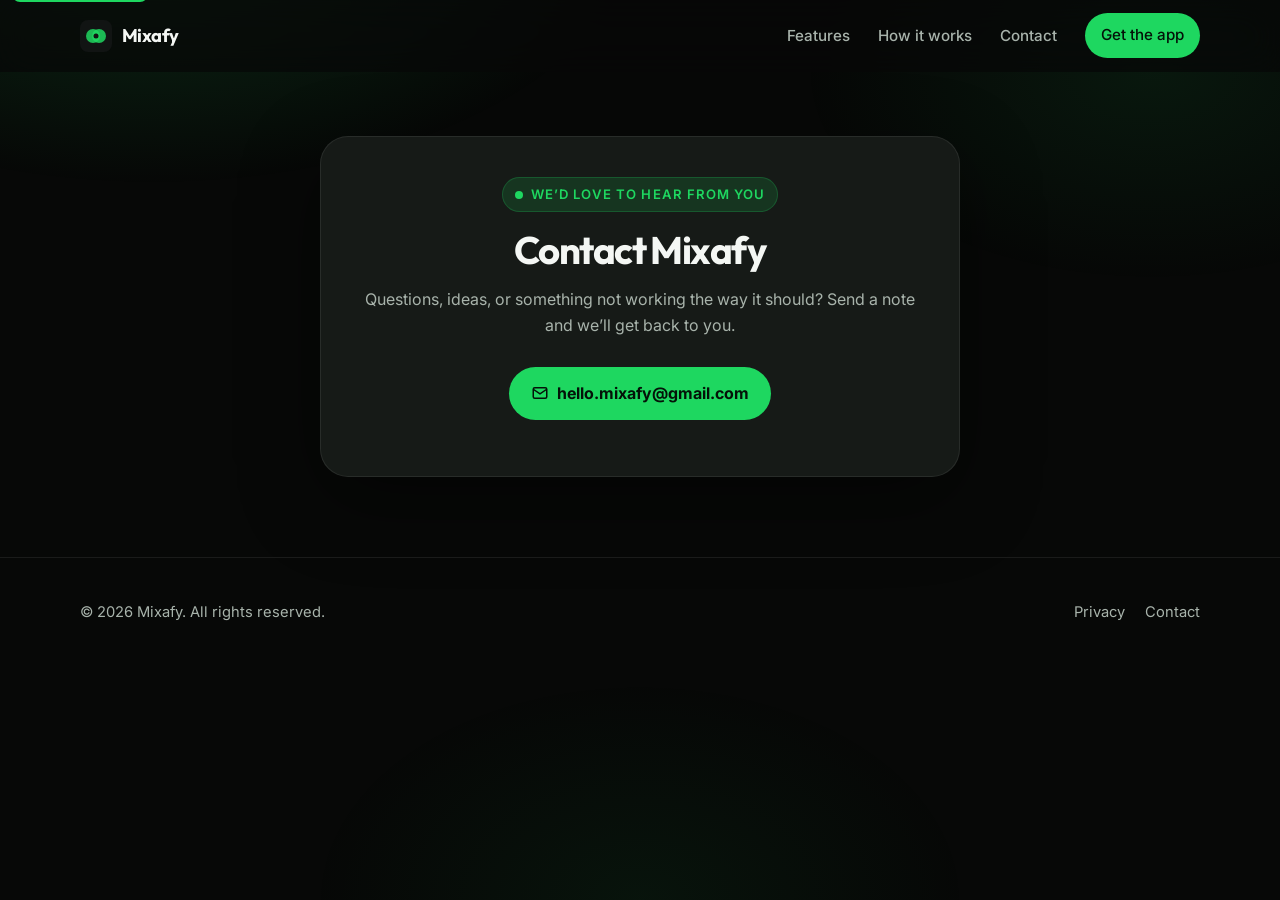
<file: web/contact.html>
<!DOCTYPE html>
<html lang="en">
<head>
    <meta charset="UTF-8">
    <meta name="viewport" content="width=device-width, initial-scale=1.0">
    <meta name="description" content="Contact Mixafy — questions, feedback, and support.">
    <meta name="theme-color" content="#070807">
    <title>Contact — Mixafy</title>
    <link rel="icon" href="favicon.svg" type="image/svg+xml">
    <link rel="preconnect" href="https://fonts.googleapis.com">
    <link rel="preconnect" href="https://fonts.gstatic.com" crossorigin>
    <link href="https://fonts.googleapis.com/css2?family=Inter:wght@400;500;600;700&family=Outfit:wght@600;700;800&display=swap" rel="stylesheet">
    <link rel="stylesheet" href="styles.css">
</head>
<body>
    <a class="skip-link" href="#main">Skip to content</a>
    <div class="bg-glow" aria-hidden="true"></div>

    <header class="site-header" id="site-header">
        <nav class="nav" aria-label="Primary">
            <a class="brand" href="index.html">
                <svg width="32" height="32" viewBox="0 0 64 64" fill="none" aria-hidden="true">
                    <rect width="64" height="64" rx="16" fill="#111413"/>
                    <circle cx="26" cy="32" r="14" fill="#1DB954"/>
                    <circle cx="38" cy="32" r="14" fill="#1ED760" fill-opacity="0.85"/>
                    <circle cx="32" cy="32" r="5" fill="#111413"/>
                </svg>
                Mixafy
            </a>
            <button class="menu-toggle" type="button" aria-expanded="false" aria-controls="nav-links" aria-label="Open menu">
                <svg width="20" height="20" viewBox="0 0 24 24" fill="none" stroke="currentColor" stroke-width="2">
                    <path d="M4 7h16M4 12h16M4 17h16"/>
                </svg>
            </button>
            <ul class="nav-links" id="nav-links">
                <li><a href="index.html#features">Features</a></li>
                <li><a href="index.html#how-it-works">How it works</a></li>
                <li><a href="contact.html">Contact</a></li>
                <li><a class="nav-cta" href="index.html#download">Get the app</a></li>
            </ul>
        </nav>
    </header>

    <main id="main" class="page-main">
        <div class="wrap">
            <section class="contact-card">
                <div class="eyebrow" style="margin-bottom: 18px;"><span class="pulse"></span> We’d love to hear from you</div>
                <h1>Contact Mixafy</h1>
                <p>Questions, ideas, or something not working the way it should? Send a note and we’ll get back to you.</p>
                <p>
                    <a class="mail-btn" href="mailto:hello.mixafy@gmail.com">
                        <svg width="18" height="18" viewBox="0 0 24 24" fill="none" stroke="currentColor" stroke-width="2">
                            <rect x="3" y="5" width="18" height="14" rx="2"/><path d="m3 7 9 6 9-6"/>
                        </svg>
                        hello.mixafy@gmail.com
                    </a>
                </p>
            </section>
        </div>
    </main>

    <footer class="site-footer">
        <div class="wrap footer-inner">
            <p>&copy; 2026 Mixafy. All rights reserved.</p>
            <div class="footer-links">
                <a href="privacy.html">Privacy</a>
                <a href="contact.html">Contact</a>
            </div>
        </div>
    </footer>

    <script>
        const header = document.getElementById('site-header');
        const toggle = document.querySelector('.menu-toggle');
        const links = document.getElementById('nav-links');
        const onScroll = () => header.classList.toggle('is-scrolled', window.scrollY > 8);
        onScroll();
        window.addEventListener('scroll', onScroll, { passive: true });
        toggle.addEventListener('click', () => {
            const open = links.classList.toggle('is-open');
            toggle.setAttribute('aria-expanded', String(open));
        });
    </script>
</body>
</html>
</file>
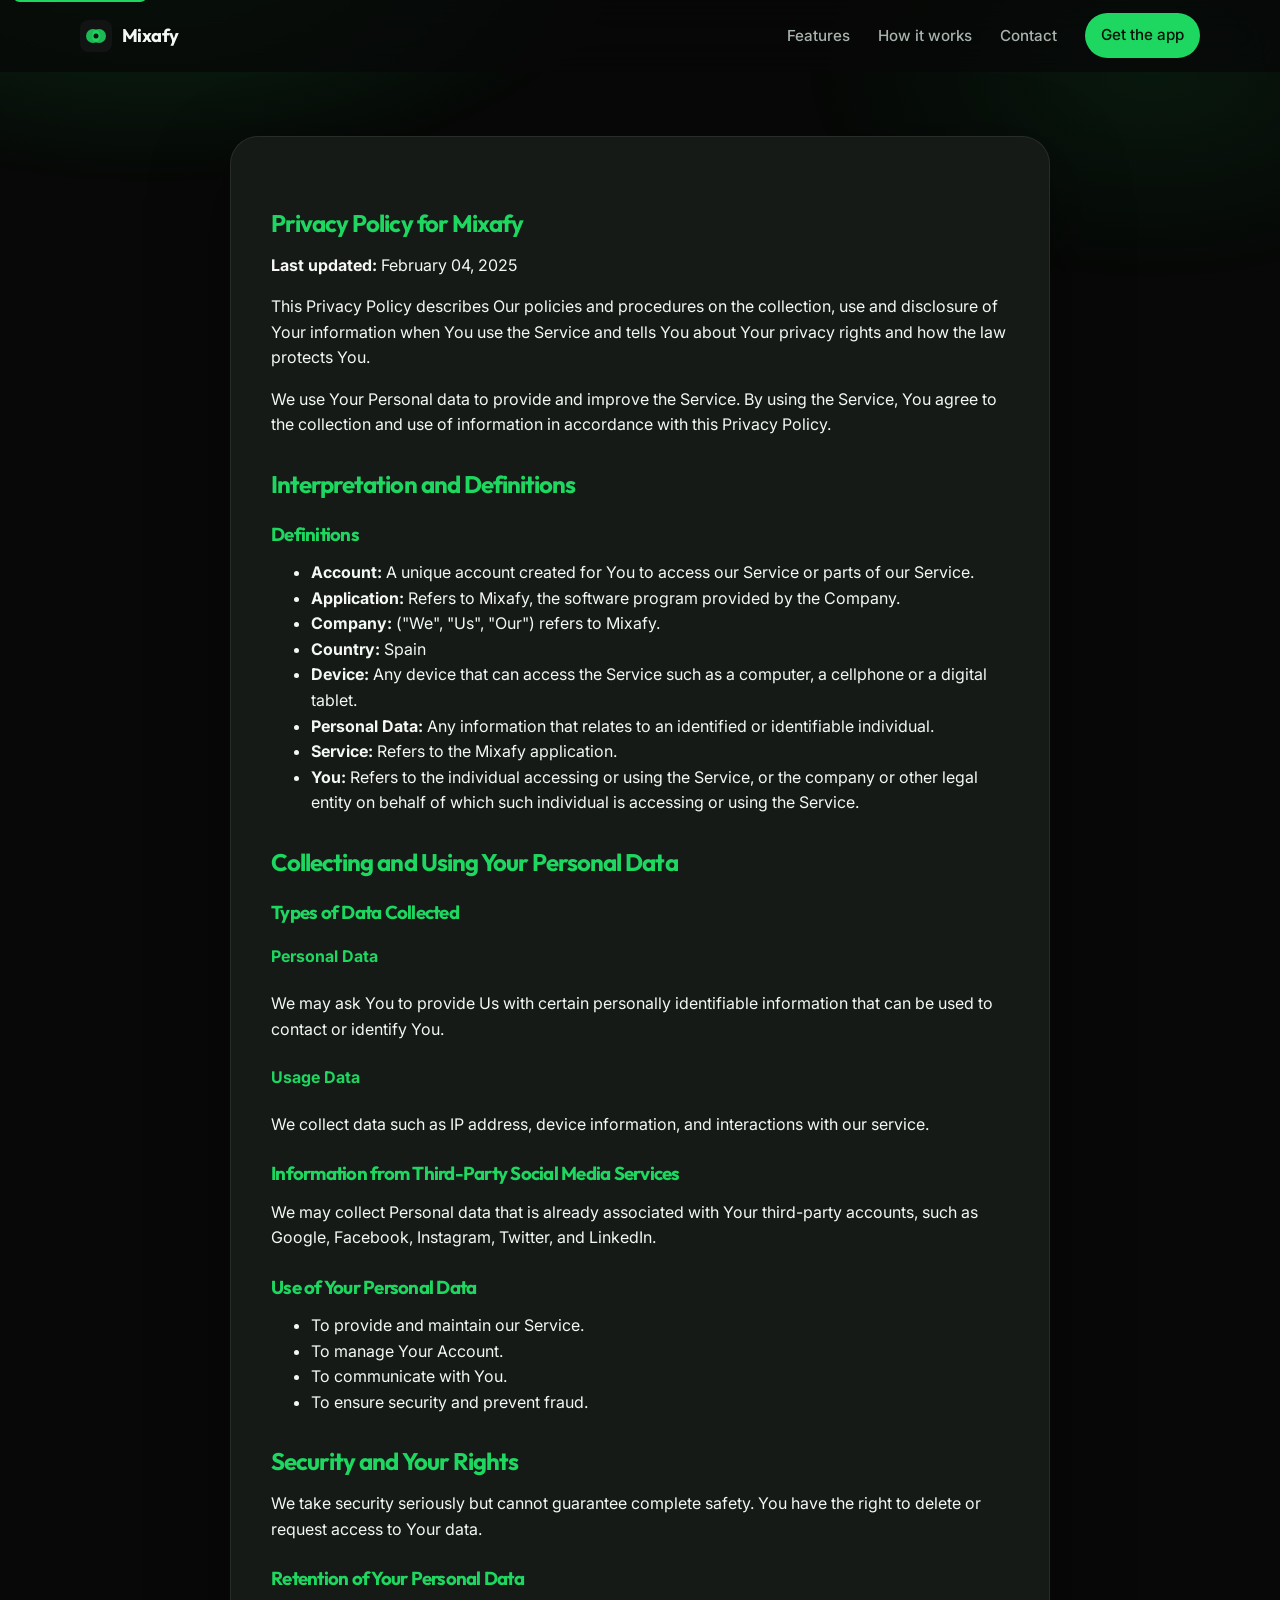
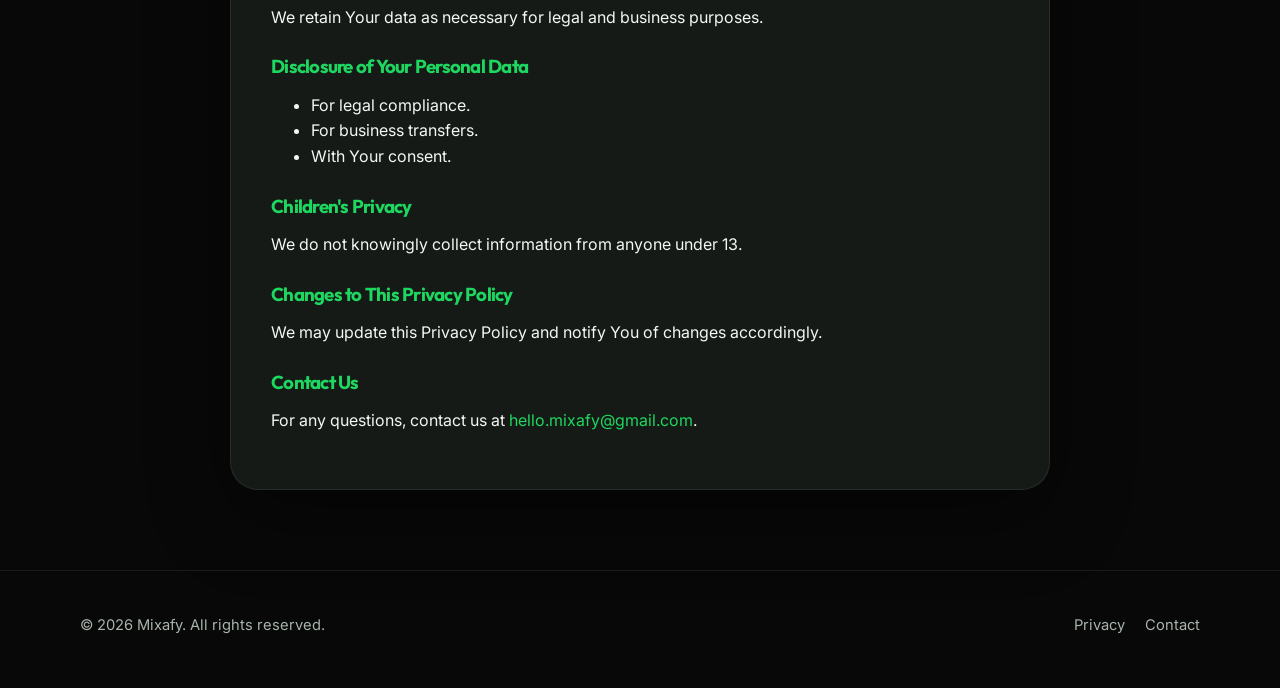
<file: web/privacy.html>
<!DOCTYPE html>
<html lang="en">
<head>
    <title>Privacy Policy | Mixafy</title>
    <meta charset="utf-8">
    <meta name="viewport" content="width=device-width, initial-scale=1">
    <meta name="theme-color" content="#070807">
    <link rel="icon" href="favicon.svg" type="image/svg+xml">
    <link rel="preconnect" href="https://fonts.googleapis.com">
    <link rel="preconnect" href="https://fonts.gstatic.com" crossorigin>
    <link href="https://fonts.googleapis.com/css2?family=Inter:wght@400;500;600;700&family=Outfit:wght@600;700;800&display=swap" rel="stylesheet">
    <link rel="stylesheet" href="styles.css">
</head>
<body>
    <a class="skip-link" href="#main">Skip to content</a>
    <div class="bg-glow" aria-hidden="true"></div>

    <header class="site-header" id="site-header">
        <nav class="nav" aria-label="Primary">
            <a class="brand" href="index.html">
                <svg width="32" height="32" viewBox="0 0 64 64" fill="none" aria-hidden="true">
                    <rect width="64" height="64" rx="16" fill="#111413"/>
                    <circle cx="26" cy="32" r="14" fill="#1DB954"/>
                    <circle cx="38" cy="32" r="14" fill="#1ED760" fill-opacity="0.85"/>
                    <circle cx="32" cy="32" r="5" fill="#111413"/>
                </svg>
                Mixafy
            </a>
            <button class="menu-toggle" type="button" aria-expanded="false" aria-controls="nav-links" aria-label="Open menu">
                <svg width="20" height="20" viewBox="0 0 24 24" fill="none" stroke="currentColor" stroke-width="2">
                    <path d="M4 7h16M4 12h16M4 17h16"/>
                </svg>
            </button>
            <ul class="nav-links" id="nav-links">
                <li><a href="index.html#features">Features</a></li>
                <li><a href="index.html#how-it-works">How it works</a></li>
                <li><a href="contact.html">Contact</a></li>
                <li><a class="nav-cta" href="index.html#download">Get the app</a></li>
            </ul>
        </nav>
    </header>

    <main id="main" class="page-main">
        <div class="wrap">
            <article class="legal">
                <h1>Privacy Policy for Mixafy</h1>
                <p><strong>Last updated:</strong> February 04, 2025</p>
                <p>This Privacy Policy describes Our policies and procedures on the collection, use and disclosure of Your information when You use the Service and tells You about Your privacy rights and how the law protects You.</p>
                <p>We use Your Personal data to provide and improve the Service. By using the Service, You agree to the collection and use of information in accordance with this Privacy Policy.</p>
                <h2>Interpretation and Definitions</h2>
                <h3>Definitions</h3>
                <ul>
                    <li><strong>Account:</strong> A unique account created for You to access our Service or parts of our Service.</li>
                    <li><strong>Application:</strong> Refers to Mixafy, the software program provided by the Company.</li>
                    <li><strong>Company:</strong> ("We", "Us", "Our") refers to Mixafy.</li>
                    <li><strong>Country:</strong> Spain</li>
                    <li><strong>Device:</strong> Any device that can access the Service such as a computer, a cellphone or a digital tablet.</li>
                    <li><strong>Personal Data:</strong> Any information that relates to an identified or identifiable individual.</li>
                    <li><strong>Service:</strong> Refers to the Mixafy application.</li>
                    <li><strong>You:</strong> Refers to the individual accessing or using the Service, or the company or other legal entity on behalf of which such individual is accessing or using the Service.</li>
                </ul>
                <h2>Collecting and Using Your Personal Data</h2>
                <h3>Types of Data Collected</h3>
                <h4>Personal Data</h4>
                <p>We may ask You to provide Us with certain personally identifiable information that can be used to contact or identify You.</p>
                <h4>Usage Data</h4>
                <p>We collect data such as IP address, device information, and interactions with our service.</p>
                <h3>Information from Third-Party Social Media Services</h3>
                <p>We may collect Personal data that is already associated with Your third-party accounts, such as Google, Facebook, Instagram, Twitter, and LinkedIn.</p>
                <h3>Use of Your Personal Data</h3>
                <ul>
                    <li>To provide and maintain our Service.</li>
                    <li>To manage Your Account.</li>
                    <li>To communicate with You.</li>
                    <li>To ensure security and prevent fraud.</li>
                </ul>
                <h2>Security and Your Rights</h2>
                <p>We take security seriously but cannot guarantee complete safety. You have the right to delete or request access to Your data.</p>
                <h3>Retention of Your Personal Data</h3>
                <p>We retain Your data as necessary for legal and business purposes.</p>
                <h3>Disclosure of Your Personal Data</h3>
                <ul>
                    <li>For legal compliance.</li>
                    <li>For business transfers.</li>
                    <li>With Your consent.</li>
                </ul>
                <h3>Children's Privacy</h3>
                <p>We do not knowingly collect information from anyone under 13.</p>
                <h3>Changes to This Privacy Policy</h3>
                <p>We may update this Privacy Policy and notify You of changes accordingly.</p>
                <h3>Contact Us</h3>
                <p>For any questions, contact us at <a href="mailto:hello.mixafy@gmail.com">hello.mixafy@gmail.com</a>.</p>
            </article>
        </div>
    </main>

    <footer class="site-footer">
        <div class="wrap footer-inner">
            <p>&copy; 2026 Mixafy. All rights reserved.</p>
            <div class="footer-links">
                <a href="privacy.html">Privacy</a>
                <a href="contact.html">Contact</a>
            </div>
        </div>
    </footer>

    <script>
        const header = document.getElementById('site-header');
        const toggle = document.querySelector('.menu-toggle');
        const links = document.getElementById('nav-links');
        const onScroll = () => header.classList.toggle('is-scrolled', window.scrollY > 8);
        onScroll();
        window.addEventListener('scroll', onScroll, { passive: true });
        toggle.addEventListener('click', () => {
            const open = links.classList.toggle('is-open');
            toggle.setAttribute('aria-expanded', String(open));
        });
    </script>
</body>
</html>
</file>
<file: web/styles.css>
:root {
  --bg: #070807;
  --bg-elevated: #111413;
  --bg-card: #161a17;
  --text: #f4f7f4;
  --text-muted: #a8b3ab;
  --green: #1ed760;
  --green-deep: #1db954;
  --green-dim: rgba(30, 215, 96, 0.14);
  --border: rgba(255, 255, 255, 0.08);
  --shadow: 0 24px 80px rgba(0, 0, 0, 0.45);
  --radius: 22px;
  --max: 1120px;
  --nav-h: 72px;
}

*,
*::before,
*::after {
  box-sizing: border-box;
}

html {
  scroll-behavior: smooth;
  scroll-padding-top: calc(var(--nav-h) + 16px);
}

body {
  margin: 0;
  font-family: Inter, system-ui, -apple-system, sans-serif;
  background: var(--bg);
  color: var(--text);
  line-height: 1.6;
  min-height: 100%;
  overflow-x: clip;
}

img {
  max-width: 100%;
  display: block;
}

a {
  color: inherit;
  text-decoration: none;
}

button {
  font: inherit;
}

.skip-link {
  position: absolute;
  left: 12px;
  top: -40px;
  background: var(--green);
  color: #041208;
  padding: 8px 12px;
  border-radius: 8px;
  z-index: 100;
}

.skip-link:focus {
  top: 12px;
}

.bg-glow {
  position: fixed;
  inset: 0;
  pointer-events: none;
  z-index: 0;
  background:
    radial-gradient(900px 500px at 12% -10%, rgba(30, 215, 96, 0.18), transparent 55%),
    radial-gradient(700px 420px at 90% 8%, rgba(30, 215, 96, 0.08), transparent 50%),
    radial-gradient(600px 400px at 50% 100%, rgba(30, 215, 96, 0.06), transparent 55%);
}

.wrap {
  width: min(var(--max), calc(100% - 40px));
  margin: 0 auto;
}

.site-header {
  position: sticky;
  top: 0;
  z-index: 50;
  height: var(--nav-h);
  display: flex;
  align-items: center;
  backdrop-filter: blur(18px);
  background: rgba(7, 8, 7, 0.72);
  border-bottom: 1px solid transparent;
  transition: background 0.2s ease, border-color 0.2s ease;
}

.site-header.is-scrolled {
  border-bottom-color: var(--border);
  background: rgba(7, 8, 7, 0.88);
}

.nav {
  display: flex;
  align-items: center;
  justify-content: space-between;
  gap: 24px;
  width: min(var(--max), calc(100% - 40px));
  margin: 0 auto;
}

.brand {
  display: flex;
  align-items: center;
  gap: 10px;
  font-family: Outfit, Inter, sans-serif;
  font-weight: 700;
  font-size: 1.15rem;
  letter-spacing: -0.03em;
}

.brand svg {
  display: block;
}

.nav-links {
  display: flex;
  align-items: center;
  gap: 28px;
  list-style: none;
  margin: 0;
  padding: 0;
}

.nav-links a {
  color: var(--text-muted);
  font-size: 0.95rem;
  font-weight: 500;
  transition: color 0.2s ease;
}

.nav-links a:hover,
.nav-links a:focus-visible {
  color: var(--text);
}

.nav-cta {
  display: inline-flex;
  align-items: center;
  background: var(--green);
  color: #041208 !important;
  font-weight: 700;
  padding: 10px 16px;
  border-radius: 999px;
  transition: transform 0.2s ease, box-shadow 0.2s ease;
}

.nav-cta:hover {
  transform: translateY(-1px);
  box-shadow: 0 8px 24px rgba(30, 215, 96, 0.28);
}

.menu-toggle {
  display: none;
  width: 42px;
  height: 42px;
  border: 1px solid var(--border);
  background: var(--bg-elevated);
  border-radius: 12px;
  color: var(--text);
  cursor: pointer;
}

.hero {
  position: relative;
  z-index: 1;
  padding: 72px 0 40px;
  display: grid;
  grid-template-columns: 1.05fr 0.95fr;
  gap: 48px;
  align-items: center;
}

.eyebrow {
  display: inline-flex;
  align-items: center;
  gap: 8px;
  font-size: 0.82rem;
  font-weight: 600;
  letter-spacing: 0.08em;
  text-transform: uppercase;
  color: var(--green);
  background: var(--green-dim);
  border: 1px solid rgba(30, 215, 96, 0.22);
  padding: 6px 12px;
  border-radius: 999px;
  margin-bottom: 20px;
}

.pulse {
  width: 8px;
  height: 8px;
  border-radius: 50%;
  background: var(--green);
  box-shadow: 0 0 0 0 rgba(30, 215, 96, 0.7);
  animation: pulse 2s infinite;
}

h1,
h2,
h3 {
  font-family: Outfit, Inter, sans-serif;
  letter-spacing: -0.04em;
  line-height: 1.08;
  margin: 0;
}

.hero h1 {
  font-size: clamp(2.4rem, 5.4vw, 4.6rem);
  font-weight: 800;
  max-width: 11ch;
}

.hero h1 span {
  color: var(--green);
}

.hero-copy {
  margin: 22px 0 32px;
  color: var(--text-muted);
  font-size: 1.15rem;
  max-width: 42ch;
}

.download-buttons {
  display: flex;
  flex-wrap: wrap;
  gap: 12px;
  align-items: center;
}

.download-button {
  display: inline-flex;
  align-items: center;
  height: 52px;
}

.download-button img {
  height: 52px;
  width: auto;
  object-fit: contain;
  transition: transform 0.2s ease, opacity 0.2s ease;
}

.download-button:hover img {
  transform: translateY(-2px);
}

.hero-note {
  margin-top: 18px;
  color: var(--text-muted);
  font-size: 0.9rem;
}

.hero-visual {
  position: relative;
  min-height: 560px;
  display: grid;
  place-items: center;
  overflow: hidden;
}

.orb {
  position: absolute;
  border-radius: 50%;
  filter: blur(10px);
  opacity: 0.7;
}

.orb-1 {
  width: 280px;
  height: 280px;
  background: rgba(30, 215, 96, 0.18);
  top: 40px;
  right: 40px;
}

.orb-2 {
  width: 180px;
  height: 180px;
  background: rgba(30, 215, 96, 0.1);
  bottom: 50px;
  left: 30px;
}

.phone {
  position: relative;
  z-index: 2;
  width: 280px;
  height: 560px;
  background: #050605;
  border: 3px solid #2a2f2b;
  border-radius: 40px;
  box-shadow: var(--shadow), inset 0 0 0 2px #111;
  overflow: hidden;
  padding: 14px 12px 18px;
}

.phone-notch {
  width: 108px;
  height: 22px;
  background: #050605;
  border-radius: 0 0 16px 16px;
  margin: 0 auto 10px;
}

.phone-appbar {
  background: var(--green-deep);
  color: #041208;
  font-family: Outfit, sans-serif;
  font-weight: 700;
  text-align: center;
  padding: 12px 10px;
  border-radius: 14px 14px 0 0;
}

.phone-body {
  background: #101411;
  height: calc(100% - 56px);
  border-radius: 0 0 18px 18px;
  padding: 14px 12px;
  display: flex;
  flex-direction: column;
  gap: 12px;
}

.phone-caption {
  font-size: 0.72rem;
  color: var(--text-muted);
  text-align: center;
}

.chips {
  display: flex;
  gap: 6px;
}

.chip {
  flex: 1;
  text-align: center;
  font-size: 0.68rem;
  font-weight: 600;
  border: 1px solid var(--green);
  color: var(--green);
  border-radius: 999px;
  padding: 6px 0;
}

.chip.is-active {
  background: var(--green);
  color: #041208;
  border-color: var(--green);
  box-shadow: 0 0 12px rgba(30, 215, 96, 0.35);
}

.liked {
  display: flex;
  align-items: center;
  gap: 8px;
  font-size: 0.78rem;
  color: #d7e0d9;
  background: #191e1a;
  border-radius: 12px;
  padding: 8px 10px;
}

.playlist {
  display: flex;
  align-items: center;
  gap: 10px;
  background: #191e1a;
  border: 1px solid var(--border);
  border-radius: 14px;
  padding: 8px;
}

.cover {
  width: 42px;
  height: 42px;
  border-radius: 8px;
  flex-shrink: 0;
}

.playlist strong {
  display: block;
  font-size: 0.82rem;
}

.playlist span {
  font-size: 0.7rem;
  color: var(--text-muted);
}

.play-fab {
  margin-top: auto;
  align-self: flex-end;
  width: 54px;
  height: 54px;
  border-radius: 50%;
  background: var(--green);
  color: #041208;
  display: grid;
  place-items: center;
  box-shadow: 0 10px 24px rgba(30, 215, 96, 0.35);
}

.float-card {
  position: absolute;
  z-index: 3;
  display: flex;
  align-items: center;
  gap: 10px;
  background: rgba(18, 22, 19, 0.88);
  border: 1px solid var(--border);
  backdrop-filter: blur(12px);
  border-radius: 16px;
  padding: 10px 12px;
  box-shadow: var(--shadow);
  animation: float 5.5s ease-in-out infinite;
}

.float-card strong {
  display: block;
  font-size: 0.85rem;
}

.float-card span {
  font-size: 0.72rem;
  color: var(--text-muted);
}

.float-1 {
  top: 48px;
  left: 0;
  animation-delay: 0s;
}

.float-2 {
  right: 0;
  top: 210px;
  animation-delay: 0.8s;
}

.float-3 {
  left: 8px;
  bottom: 64px;
  animation-delay: 1.4s;
}

.eq {
  display: flex;
  align-items: flex-end;
  gap: 3px;
  height: 18px;
}

.eq span {
  width: 3px;
  background: var(--green);
  border-radius: 2px;
  animation: eq 1s ease-in-out infinite;
}

.eq span:nth-child(1) { height: 40%; animation-delay: 0s; }
.eq span:nth-child(2) { height: 80%; animation-delay: 0.15s; }
.eq span:nth-child(3) { height: 55%; animation-delay: 0.3s; }
.eq span:nth-child(4) { height: 95%; animation-delay: 0.08s; }

section {
  position: relative;
  z-index: 1;
}

.section {
  padding: 88px 0;
}

.section-head {
  text-align: center;
  max-width: 640px;
  margin: 0 auto 48px;
}

.section-head h2 {
  font-size: clamp(2rem, 4vw, 2.8rem);
  margin-bottom: 12px;
}

.section-head p {
  margin: 0;
  color: var(--text-muted);
  font-size: 1.08rem;
}

.features {
  display: grid;
  grid-template-columns: repeat(3, 1fr);
  gap: 18px;
}

.feature {
  background: linear-gradient(180deg, #171c18 0%, #121612 100%);
  border: 1px solid var(--border);
  border-radius: var(--radius);
  padding: 28px 24px;
  transition: transform 0.25s ease, border-color 0.25s ease, box-shadow 0.25s ease;
  box-shadow: inset 0 1px 0 rgba(255, 255, 255, 0.04);
}

.feature:hover {
  transform: translateY(-6px);
  border-color: rgba(30, 215, 96, 0.35);
  box-shadow: 0 18px 40px rgba(0, 0, 0, 0.28);
}

.icon-wrap {
  width: 48px;
  height: 48px;
  border-radius: 14px;
  background: var(--green-dim);
  color: var(--green);
  display: grid;
  place-items: center;
  margin-bottom: 18px;
}

.feature h3 {
  font-size: 1.25rem;
  margin-bottom: 8px;
}

.feature p {
  margin: 0;
  color: var(--text-muted);
}

.steps {
  display: grid;
  grid-template-columns: repeat(3, 1fr);
  gap: 22px;
  counter-reset: step;
}

.step {
  position: relative;
  padding: 24px;
  background: linear-gradient(180deg, #171c18 0%, #121612 100%);
  border: 1px solid var(--border);
  border-radius: var(--radius);
}

.step::before {
  counter-increment: step;
  content: counter(step);
  font-family: Outfit, sans-serif;
  font-size: 3rem;
  font-weight: 800;
  color: var(--green);
  display: block;
  line-height: 1;
  margin-bottom: 14px;
  opacity: 0.9;
}

.step h3 {
  font-size: 1.3rem;
  margin-bottom: 8px;
}

.step p {
  margin: 0;
  color: var(--text-muted);
}

.cta-band {
  margin: 20px 0 40px;
  background:
    radial-gradient(600px 180px at 20% 0%, rgba(30, 215, 96, 0.18), transparent 60%),
    linear-gradient(180deg, #141a15, #101411);
  border: 1px solid var(--border);
  border-radius: 32px;
  padding: 56px 32px;
  text-align: center;
}

.cta-band h2 {
  font-size: clamp(1.8rem, 3.5vw, 2.6rem);
  margin-bottom: 10px;
}

.cta-band p {
  color: var(--text-muted);
  margin: 0 0 28px;
}

.site-footer {
  position: relative;
  z-index: 1;
  border-top: 1px solid var(--border);
  padding: 28px 0 36px;
}

.footer-inner {
  display: flex;
  justify-content: space-between;
  align-items: center;
  gap: 16px;
  color: var(--text-muted);
  font-size: 0.92rem;
}

.footer-links {
  display: flex;
  gap: 20px;
}

.footer-links a:hover {
  color: var(--text);
}

.page-main {
  position: relative;
  z-index: 1;
  padding: 64px 0 80px;
}

.legal,
.contact-card {
  background: var(--bg-card);
  border: 1px solid var(--border);
  border-radius: 28px;
  padding: 40px;
  box-shadow: var(--shadow);
}

.legal {
  max-width: 820px;
  margin: 0 auto;
}

.legal h1,
.legal h2,
.legal h3,
.legal h4 {
  color: var(--green);
  margin-top: 1.4em;
}

.legal a {
  color: var(--green);
}

.legal a:hover {
  text-decoration: underline;
}

.contact-card {
  max-width: 640px;
  margin: 0 auto;
  text-align: center;
}

.contact-card h1 {
  font-size: 2.4rem;
  margin-bottom: 12px;
}

.contact-card p {
  color: var(--text-muted);
}

.mail-btn {
  display: inline-flex;
  align-items: center;
  gap: 8px;
  margin-top: 12px;
  background: var(--green);
  color: #041208;
  font-weight: 700;
  padding: 14px 22px;
  border-radius: 999px;
}

@keyframes pulse {
  70% { box-shadow: 0 0 0 10px rgba(30, 215, 96, 0); }
  100% { box-shadow: 0 0 0 0 rgba(30, 215, 96, 0); }
}

@keyframes float {
  0%, 100% { transform: translateY(0); }
  50% { transform: translateY(-10px); }
}

@keyframes eq {
  0%, 100% { transform: scaleY(0.45); }
  50% { transform: scaleY(1); }
}

@media (max-width: 1100px) and (min-width: 901px) {
  .features {
    grid-template-columns: 1fr 1fr;
  }
}

@media (max-width: 900px) {
  .hero,
  .features,
  .steps {
    grid-template-columns: 1fr;
  }

  .hero {
    padding-top: 40px;
    text-align: center;
  }

  .hero h1 {
    margin-left: auto;
    margin-right: auto;
  }

  .hero-copy {
    max-width: 42ch;
    margin-left: auto;
    margin-right: auto;
  }

  .float-2 {
    display: none;
  }

  .download-buttons {
    justify-content: center;
  }

  .hero-visual {
    min-height: 520px;
  }

  .float-1 { left: 4%; }
  .float-2 { right: 4%; }
  .float-3 { left: 8%; }

  .menu-toggle {
    display: grid;
    place-items: center;
  }

  .nav-links {
    display: none;
    position: absolute;
    top: var(--nav-h);
    left: 0;
    right: 0;
    flex-direction: column;
    align-items: stretch;
    gap: 0;
    background: rgba(7, 8, 7, 0.96);
    border-bottom: 1px solid var(--border);
    padding: 8px 20px 20px;
  }

  .nav-links.is-open {
    display: flex;
  }

  .nav-links li {
    width: 100%;
  }

  .nav-links a {
    display: block;
    padding: 12px 0;
  }

  .nav-links .nav-cta {
    display: flex;
    justify-content: center;
    width: 100%;
    margin-top: 8px;
    padding: 12px 16px;
  }

  .footer-inner {
    flex-direction: column;
    text-align: center;
  }
}

@media (max-width: 640px) {
  .wrap {
    width: min(var(--max), calc(100% - 28px));
  }

  .hero-visual {
    min-height: 520px;
  }

  .phone {
    width: 250px;
    height: 510px;
  }

  .float-card span {
    display: none;
  }

  .download-buttons {
    flex-direction: column;
  }

  .legal,
  .contact-card {
    padding: 24px;
  }
}

@media (prefers-reduced-motion: reduce) {
  html { scroll-behavior: auto; }
  .pulse,
  .float-card,
  .eq span {
    animation: none;
  }
}
</file>
